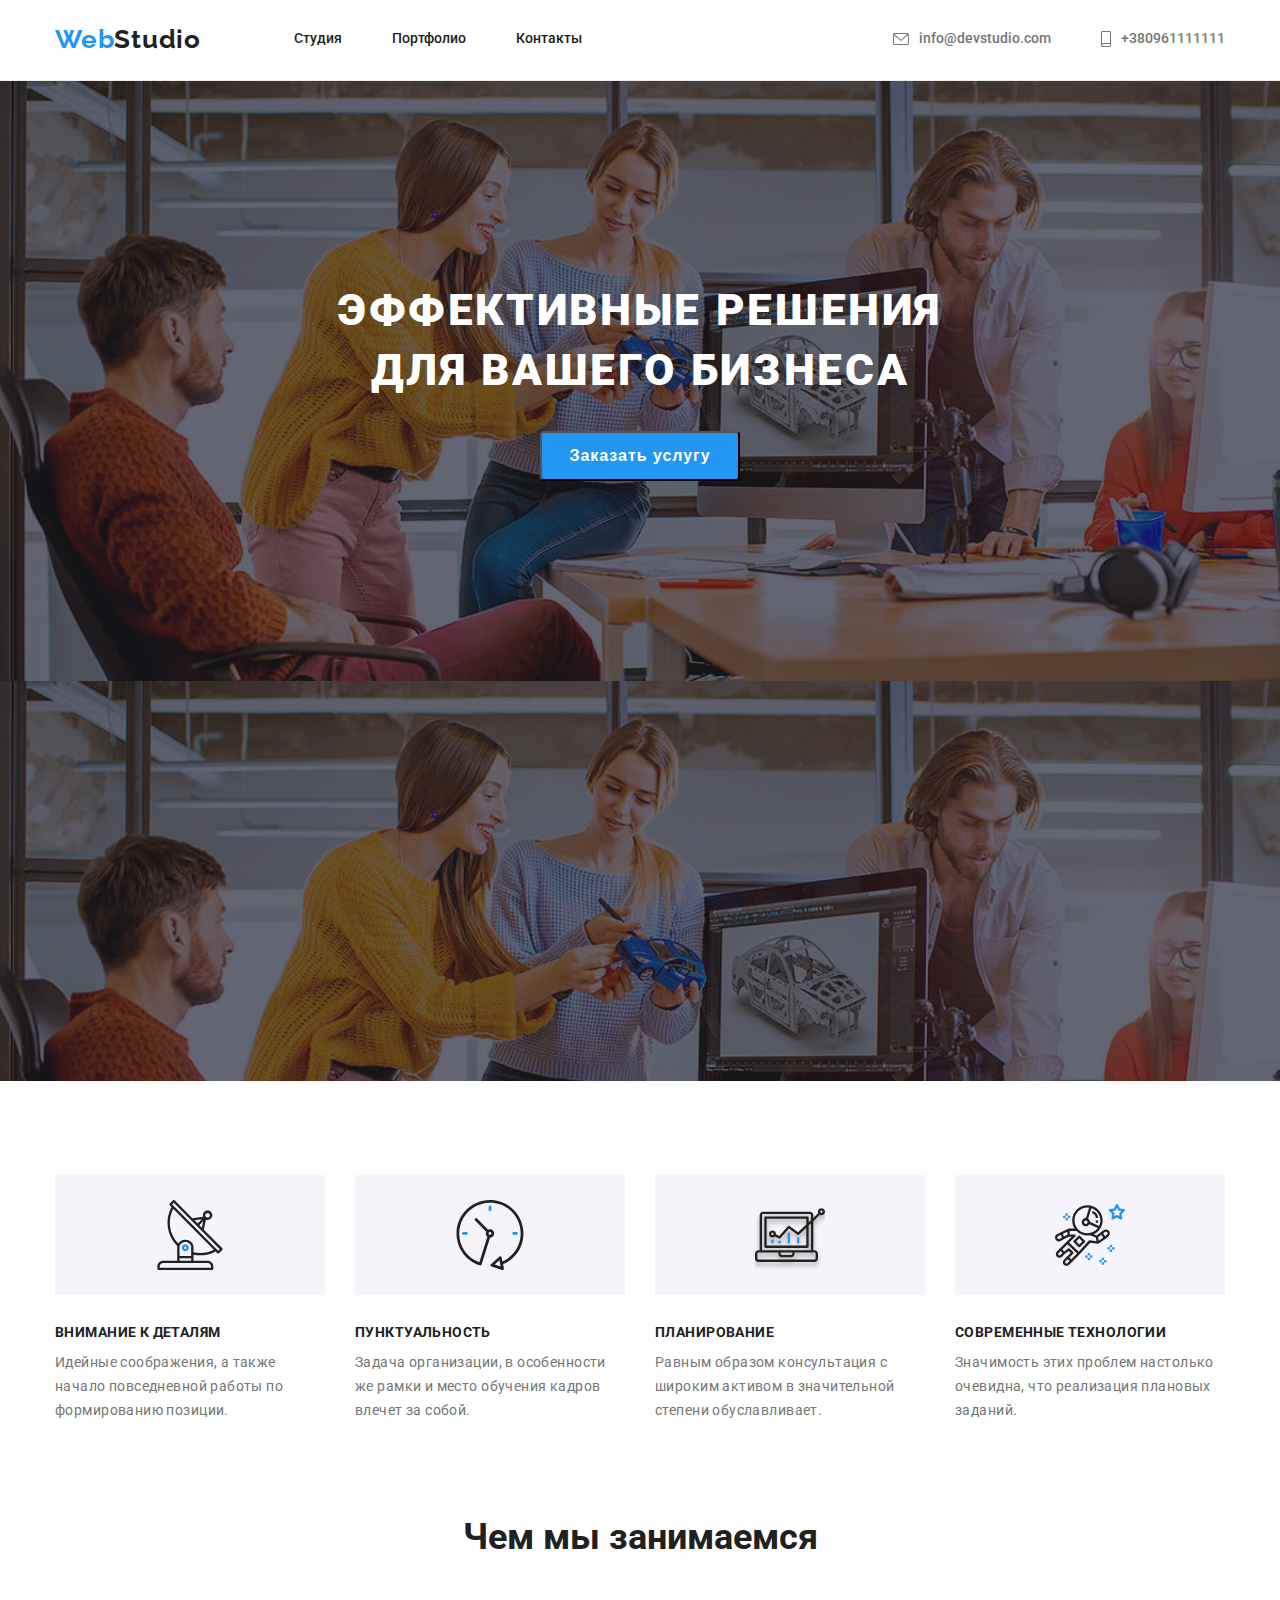
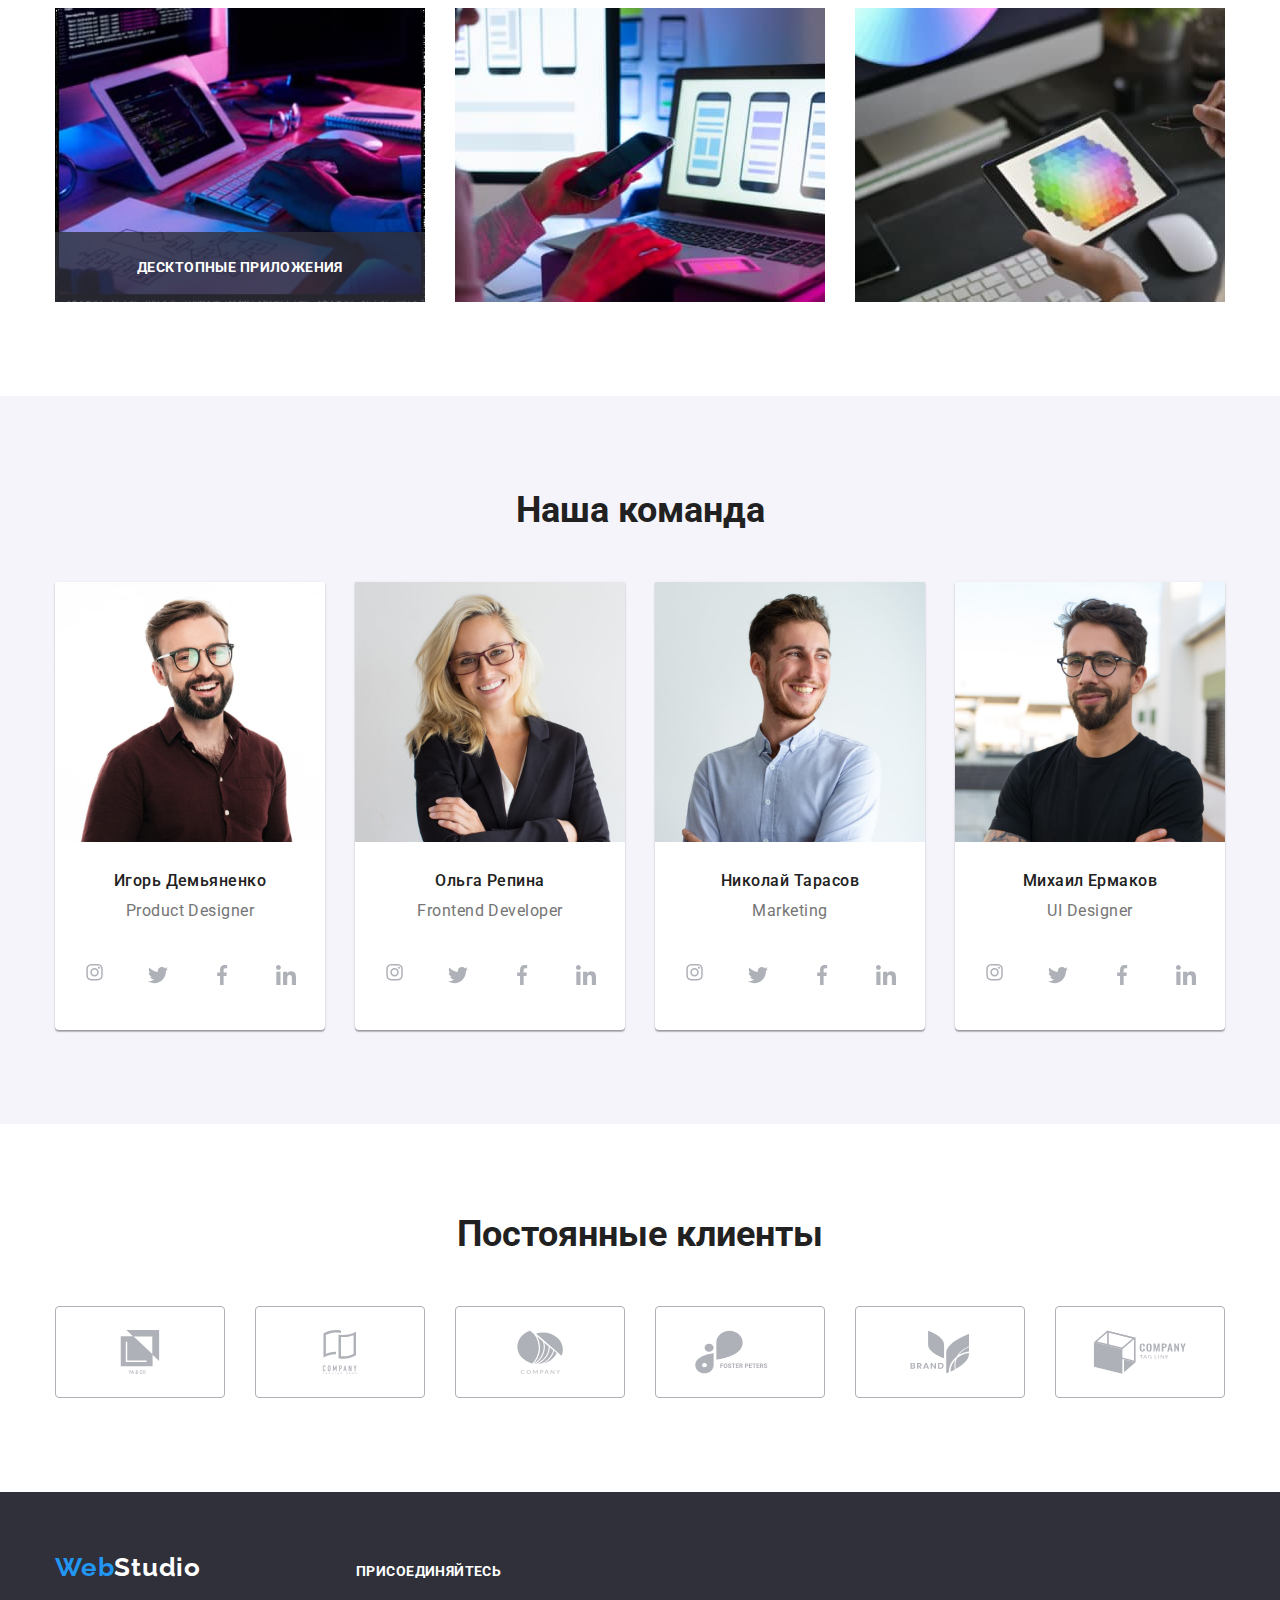
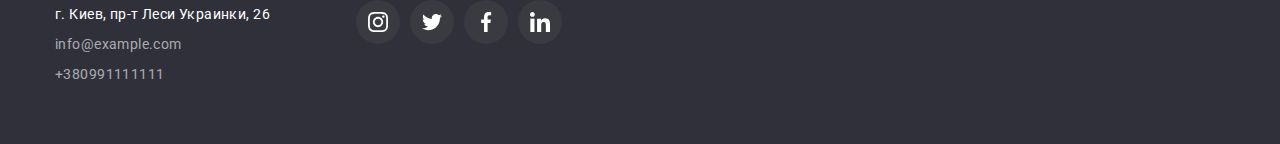
<file: index.html>
<!DOCTYPE html>
<html lang="ru">
  <head>
    <meta charset="UTF-8" />
    <meta http-equiv="X-UA-Compatible" content="IE=edge" />
    <meta name="viewport" content="width=device-width, initial-scale=1.0" />
    <title>вебстудия</title>
    <link rel="preconnect" href="https://fonts.gstatic.com" />
    <link
      href="https://fonts.googleapis.com/css2?family=Raleway:wght@700&family=Roboto:wght@400;500;700;900&display=swap"
      rel="stylesheet"
    />
<link rel="stylesheet" href="https://cdnjs.cloudflare.com/ajax/libs/modern-normalize/1.0.0/modern-normalize.min.css" integrity="sha512-ISS7cAi1PEhQ8jnbJpJZMd29NlhNj4AWYyLOSp2CE/CsHxTCu+r+t0D2yoJudVrd0/8fTVPUVDzY5Tvli75u/g==" crossorigin="anonymous" />
    <link rel="stylesheet" href="./css/styles.css" />
  </head>
  <body>
    <!-- header section -->
    <header class="header">
      <div class="container header-container">
      <nav class="nav-list-all">
        <a class="logo" href="./index.html"> <span class="logo-color"> Web</span>Studio</a>
        <ul class="menu" >
          <li><a href="./index.html">Студия</a></li>
          <li><a href="./portfolio.html">Портфолио</a></li>
          <li><a href="./index.html">Контакты</a></li>
        </ul>
      </nav>
      <!-- contacts section-->
      <ul class="contacts">
        <li>
          <a class="mail" lang="en" target="_blank" href="mailto:info@devstudio.com"> <svg class="icon-mail">
            <use href="./images/icon-img/symbol-defs.svg#icon-mail"></use>
          </svg>  info@devstudio.com</a
          >
        </li>
        <li><a class="phone" href="tel:+380961111111"> <svg class="icon-smartphone">
          <use href="./images/icon-img/symbol-defs.svg#icon-smartphone"></use>
        </svg>  +380961111111</a></li>
      </ul>
    </div>
    </header>
    <main>
      <!-- section hero -->
      <section class="hero">
        <div class="container">
          <h1 class="hero-name">Эффективные решения для вашего бизнеса</h1>
          <button class="button-hero" type="button">Заказать услугу</button>
        </div>
      </section>

      <!-- наши сильные стороны -->
      <section class="our-power-sides">
        <div class="container">
          <h2 hidden>наши сильные стороны</h2>
          <ul class="about-us">
            <li class="antena">
              <h3 class="our-power-side">Внимание к деталям</h3>
              <p class="text">
                Идейные соображения, а также начало повседневной работы по формированию позиции.
              </p>
            </li>
            <li class="clock">
              <h3 class="our-power-side">Пунктуальность</h3>
              <p class="text">
                Задача организации, в особенности же рамки и место обучения кадров влечет за собой.
              </p>
            </li>
            <li class="diagram">
              <h3 class="our-power-side">Планирование</h3>
              <p class="text">
                Равным образом консультация с широким активом в значительной степени обуславливает.
              </p>
            </li>
            <li class="astronaut">
              <h3 class="our-power-side">Современные технологии</h3>
              <p class="text">
                Значимость этих проблем настолько очевидна, что реализация плановых заданий.
              </p>
            </li>
          </ul>
        </div>
      </section>
      <!-- чем мы занимаемся -->
      <section class="what-we-do-section">
        <div class="container">
          <h2 class="we-are-do">Чем мы занимаемся</h2>
          <ul class="what-we-do">
            <li> 
              <div>
              Десктопные приложения
            </div>
              <img
                class="img-one"
                src="./images/what-we-do/box-1.jpg"
                alt="работа над проектом"
                width="370"
                height="294"
              />
            </li>
            <li>
              <img
                class="img-two"
                src="./images/what-we-do/box-2.jpg"
                alt="адаптация со смартфоном"
                width="370"
                height="294"
              />
            </li>
            <li>
              <img
                class="img-three"
                src="./images/what-we-do/box-3.jpg"
                alt="адаптация с планшетом"
                width="370"
                height="294"
              />
            </li>
          </ul>
        </div>
      </section>
      <!-- наша команда -->
      <section class="our-team-section">
        <div class="container">
        <h2 class="our-team-name">Наша команда</h2>
        <ul class="our-team">
          <li class="card-agent">
            <img
              src="./images/our-team/img-4.jpg"
              alt="Игорь-Демьяненко-специалист"
              width="270"
              height="260"
            />
            <div class="img-card-content"> <h3 class="agent-name">Игорь Демьяненко</h3>
            <p class="agent-prof" lang="en">Product Designer</p></div>
          <ul class="card-social-links">
            <li class="title-social-links"> <a class="social-links" href="index.html"> <svg width="23" height="23" class="icon-card-sl">
              <use href="./images/icon-img/symbol-defs.svg#icon-instagram-card" > </use> </svg> </a></li>
            <li class="title-social-links"> <a class="social-links" href="index.html"><svg width="20" height="20"  class="icon-card-sl">
              <use href="./images/icon-img/symbol-defs.svg#icon-twitter-card"> </use>
            </svg></a></li>
            <li class="title-social-links"> <a class="social-links" href="index.html"><svg width="20" height="20"  class="icon-card-sl">
              <use href="./images/icon-img/symbol-defs.svg#icon-facebook-card"> </use>
            </svg></a></li>
            <li class="title-social-links"> <a class="social-links" href="index.html"><svg width="20" height="20"  class="icon-card-sl">
              <use href="./images/icon-img/symbol-defs.svg#icon-linkedin-card"> </use>
            </svg></a></li>
          </ul>
          </li>
          <li class="card-agent">
            <img
              src="./images/our-team/img-1.jpg"
              alt="Ольга-Репина-специалист"
              width="270"
              height="260"
            />
            <div class="img-card-content"> <h3 class="agent-name">Ольга Репина</h3>
            <p class="agent-prof" lang="en">Frontend Developer</p></div>
            <ul class="card-social-links">
              <li class="title-social-links"> <a class="social-links" href="index.html"> <svg width="23" height="23" class="icon-card-sl">
                    <use href="./images/icon-img/symbol-defs.svg#icon-instagram-card"> </use>
                  </svg> </a></li>
              <li class="title-social-links"> <a class="social-links" href="index.html"><svg width="20" height="20" class="icon-card-sl">
                    <use href="./images/icon-img/symbol-defs.svg#icon-twitter-card"> </use>
                  </svg></a></li>
              <li class="title-social-links"> <a class="social-links" href="index.html"><svg width="20" height="20" class="icon-card-sl">
                    <use href="./images/icon-img/symbol-defs.svg#icon-facebook-card"> </use>
                  </svg></a></li>
              <li class="title-social-links"> <a class="social-links" href="index.html"><svg width="20" height="20" class="icon-card-sl">
                    <use href="./images/icon-img/symbol-defs.svg#icon-linkedin-card"> </use>
                  </svg></a></li>
            </ul>
          </li>
          <li class="card-agent">
            <img
              src="./images/our-team/img-2.jpg"
              alt="Николай-Тарасов-специалист"
              width="270"
              height="260"
            />
            <div class="img-card-content"> <h3 class="agent-name">Николай Тарасов</h3>
            <p class="agent-prof" lang="en">Marketing</p></div>
            <ul class="card-social-links">
              <li class="title-social-links"> <a class="social-links" href="index.html"> <svg width="23" height="23" class="icon-card-sl">
                    <use href="./images/icon-img/symbol-defs.svg#icon-instagram-card"> </use>
                  </svg> </a></li>
              <li class="title-social-links"> <a class="social-links" href="index.html"><svg width="20" height="20" class="icon-card-sl" width="44" height="44" >
                    <use href="./images/icon-img/symbol-defs.svg#icon-twitter-card"> </use>
                  </svg></a></li>
              <li class="title-social-links"> <a class="social-links" href="index.html"><svg width="20" height="20" class="icon-card-sl">
                    <use href="./images/icon-img/symbol-defs.svg#icon-facebook-card"> </use>
                  </svg></a></li>
              <li class="title-social-links"> <a class="social-links" href="index.html"><svg width="20" height="20" class="icon-card-sl">
                    <use href="./images/icon-img/symbol-defs.svg#icon-linkedin-card"> </use>
                  </svg></a></li>
            </ul>
          </li>
          <li class="card-agent">
            <img
              src="./images/our-team/img-3.jpg"
              alt="Михаил-Ермаков-специалист"
              width="270"
              height="260"
            />
            <div class="img-card-content"> <h3 class="agent-name">Михаил Ермаков</h3>
            <p class="agent-prof" lang="en">UI Designer</p></div>
            <ul class="card-social-links">
              <li class="title-social-links"> <a class="social-links" href="index.html"> <svg width="23" height="23" class="icon-card-sl">
                    <use href="./images/icon-img/symbol-defs.svg#icon-instagram-card"> </use>
                  </svg> </a></li>
              <li class="title-social-links"> <a class="social-links" href="index.html"><svg width="20" height="20" class="icon-card-sl">
                    <use href="./images/icon-img/symbol-defs.svg#icon-twitter-card"> </use>
                  </svg></a></li>
              <li class="title-social-links"> <a class="social-links" href="index.html"><svg width="20" height="20" class="icon-card-sl">
                    <use href="./images/icon-img/symbol-defs.svg#icon-facebook-card"> </use>
                  </svg></a></li>
              <li class="title-social-links"> <a class="social-links" href="index.html"><svg width="20" height="20" class="icon-card-sl">
                    <use href="./images/icon-img/symbol-defs.svg#icon-linkedin-card"> </use>
                  </svg></a></li>
            </ul>
          </li>
        </ul>
        </div>
      </section>
      <!-- постоянные клиенты -->
      <section class="section-customers">
        <div class="container">
          <h2 class="regular-customers-name" >Постоянные клиенты</h2>
          <ul class="title-customers">
            <li class="company"><a class="co-link" href="index.html"><svg class="logo-co">
              <use href="./images/icon-img/symbol-defs.svg#icon-group-one"> </use>
            </svg></a></li>
            <li class="company"><a class="co-link" href="index.html"><svg class="logo-co">
              <use href="./images/icon-img/symbol-defs.svg#icon-group-two"> </use>
            </svg></a></li>
            <li class="company"><a class="co-link" href="index.html"><svg class="logo-co">
              <use href="./images/icon-img/symbol-defs.svg#icon-group-three"> </use>
            </svg></a></li>
            <li class="company"><a class="co-link" href="index.html"><svg class="logo-co">
              <use href="./images/icon-img/symbol-defs.svg#icon-group-for"> </use>
            </svg></a></li>
            <li class="company"><a class="co-link" href="index.html"><svg class="logo-co">
              <use href="./images/icon-img/symbol-defs.svg#icon-group-five"> </use>
            </svg></a></li>
            <li class="company"><a class="co-link" href="index.html"><svg class="logo-co">
              <use href="./images/icon-img/symbol-defs.svg#icon-group-six"> </use>
            </svg></a></li>
          </ul>
        </div>

      </section>
    </main>
    <!-- footer -->
    <footer class="footer">
      <div class="container">
        <div class="footer-blocks">
          <div>
        <a class="logo-footer" href="./index.html"> <span class="logo-color"> Web</span>Studio</a>
        <address>
          <ul class="address">
            <li>
              <a
                class="address-fact"
                href="https://g.page/stamp-capital?share"
                target="_blank"
                rel="noopener noreferrer"
              >
                г. Киев, пр-т Леси Украинки, 26</a
              >
            </li>
            <li>
              <a class="mail-footer" target="_blank" href="mailto:info@example.com">
                info@example.com</a
              >
            </li>
            <li><a class="tel-footer" href="tel:+380991111111"> +380991111111</a></li>
          </ul>
        </div>
          <div class="footer-block-title">
          <b class="porpose">ПРИСОЕДИНЯЙТЕСЬ</b>
          <ul class="footer-title-social-links">
            <li> <a class="footer-sl" href="index.html"><svg class="icon-footer-sl">
              <use href="./images/icon-img/symbol-defs.svg#icon-instagram-footer"> </use>
            </svg></a></li>
            <li> <a class="footer-sl" href="index.html"><svg class="icon-footer-sl">
              <use href="./images/icon-img/symbol-defs.svg#icon-twitter-footer"> </use>
            </svg></a></li>
            <li> <a class="footer-sl" href="index.html"><svg class="icon-footer-sl">
              <use href="./images/icon-img/symbol-defs.svg#icon-facebook-footer"> </use>
            </svg></a></li>
            <li> <a class="footer-sl" href="index.html"><svg class="icon-footer-sl">
              <use href="./images/icon-img/symbol-defs.svg#icon-linkedin-footer"> </use>
            </svg></a></li>
          </ul>
        </div>
      </div>
        </address>
      </div>
    </footer>



  </body>
</html>
</file>
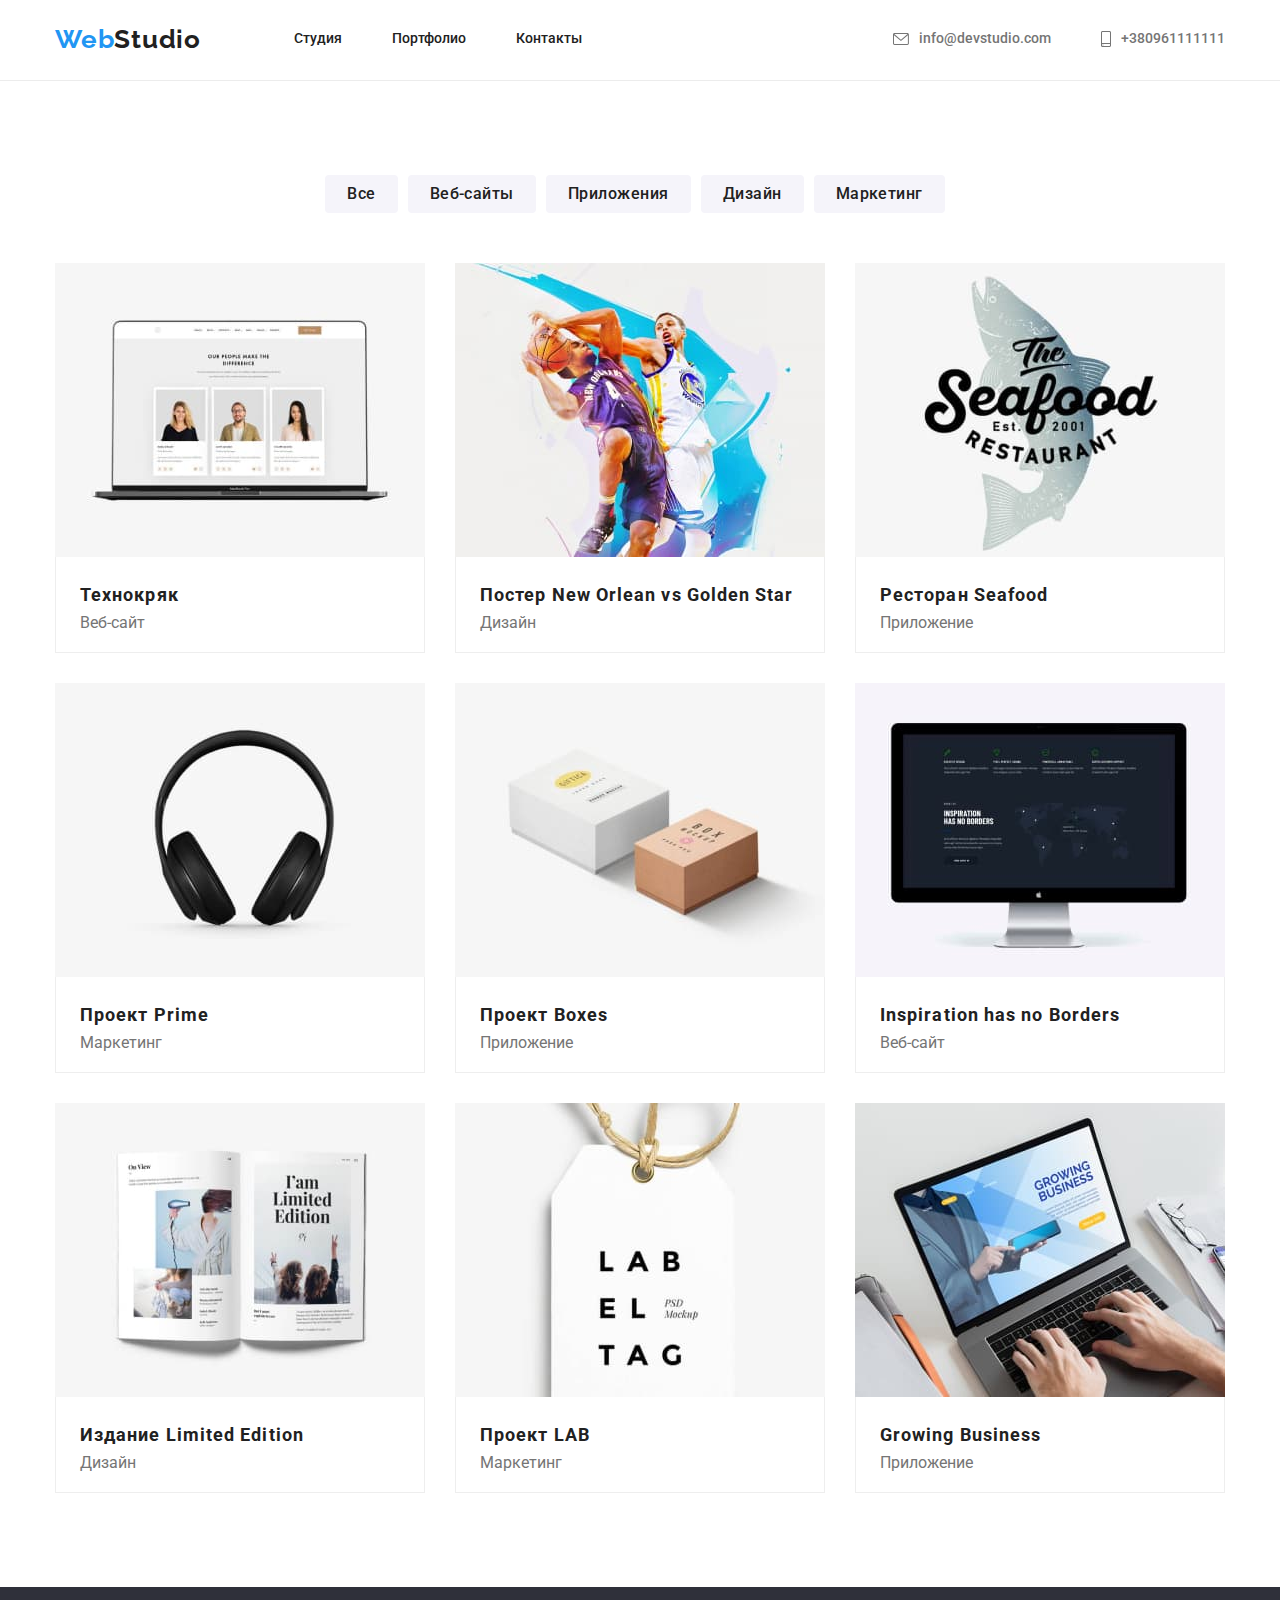
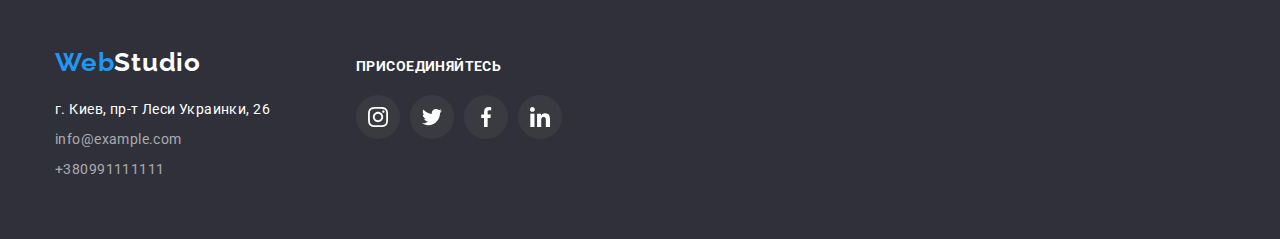
<file: portfolio.html>
<!DOCTYPE html>
<html lang="ru">
  <head>
    <meta charset="UTF-8" />
    <meta http-equiv="X-UA-Compatible" content="IE=edge" />
    <meta name="viewport" content="width=device-width, initial-scale=1.0" />
    <title>portfolio</title>
    <link rel="preconnect" href="https://fonts.gstatic.com" />
    <link
      href="https://fonts.googleapis.com/css2?family=Raleway:wght@700&family=Roboto:wght@400;500;700;900&display=swap"
      rel="stylesheet"
    />
    <link rel="stylesheet" href="./css/styles.css" />
  </head>
  <body>
    <header class="header">
      <div class="container header-container">
        <nav class="nav-list-all">
          <a class="logo" href="./index.html"> <span class="logo-color"> Web</span>Studio</a>
          <ul class="menu">
            <li><a href="./index.html">Студия</a></li>
            <li><a href="./portfolio.html">Портфолио</a></li>
            <li><a href="./index.html">Контакты</a></li>
          </ul>
        </nav>
        <!-- contacts section-->
        <ul class="contacts">
          <li>
            <a class="mail" lang="en" target="_blank" href="mailto:info@devstudio.com"> <svg class="icon-mail">
                <use href="./images/icon-img/symbol-defs.svg#icon-mail"></use>
              </svg> info@devstudio.com</a>
          </li>
          <li><a class="phone" href="tel:+380961111111"> <svg class="icon-smartphone">
                <use href="./images/icon-img/symbol-defs.svg#icon-smartphone"></use>
              </svg> +380961111111</a></li>
        </ul>
      </div>
    </header>

    <main>
      <div class="container">
        <section class="section-conteiner">
          <h1 hidden>портфолио</h1>
          <ul class="buton-list">
            <li><button class="button-portf" type="button">Все</button></li>
            <li><button class="button-portf" type="button">Веб-сайты</button></li>
            <li><button class="button-portf" type="button">Приложения</button></li>
            <li><button class="button-portf" type="button">Дизайн</button></li>
            <li><button class="button-portf" type="button">Маркетинг</button></li>
          </ul>
          <ul class="all-section-port">
            <li class="img-card-block">
              <a rel="stylesheet" href="./portfolio.html"
                ><article class="card">
                  <div class="card-thumb">
                    <img src="./img-portf-format/img-1.jpg" alt="" width="370" height="294" />
                  </div>
                </article>

                <div class="card-content"> <h2 class="name-img">Технокряк</h2>
                <p class="content-tipe">Веб-сайт</p></div></a
              >
            </li>
            <li class="img-card-block">
              <a rel="stylesheet" href="./portfolio.html"
                ><article class="card">
                  <div class="card-thumb">
                    <img src="./img-portf-format/img-2.jpg" alt="" width="370" height="294" />
                  </div>
                </article>

                <div class="card-content"> <h2 class="name-img">Постер New Orlean vs Golden Star</h2>
                <p class="content-tipe">Дизайн</p></div></a
              >
            </li>
            <li class="img-card-block">
              <a rel="stylesheet" href="./portfolio.html"
                ><article class="card">
                  <div class="card-thumb">
                    <img src="./img-portf-format/img-3.jpg" alt="" width="370" height="294" />
                  </div>
                </article>

                <div class="card-content"> <h2 class="name-img">Ресторан Seafood</h2>
                <p class="content-tipe">Приложение</p></div></a
              >
            </li>
            <li class="img-card-block">
              <a rel="stylesheet" href="./portfolio.html"
                ><article class="card">
                  <div class="card-thumb">
                    <img src="./img-portf-format/img-4.jpg" alt="" width="370" height="294" />
                  </div>
                </article>

                <div class="card-content"> <h2 class="name-img">Проект Prime</h2>
                <p class="content-tipe">Маркетинг</p></div></a
              >
            </li>
            <li class="img-card-block">
              <a rel="stylesheet" href="./portfolio.html"
                ><article class="card">
                  <div class="card-thumb">
                    <img src="./img-portf-format/img-5.jpg" alt="" width="370" height="294" />
                  </div>
                </article>

                <div class="card-content"> <h2 class="name-img">Проект Boxes</h2>
                <p class="content-tipe">Приложение</p></div></a
              >
            </li>
            <li class="img-card-block">
              <a rel="stylesheet" href="./portfolio.html"
                ><article class="card">
                  <div class="card-thumb">
                    <img src="./img-portf-format/img-6.jpg" alt="" width="370" height="294" />
                  </div>
                </article>

                <div class="card-content"> <h2 class="name-img">Inspiration has no Borders</h2>
                <p class="content-tipe">Веб-сайт</p></div></a
              >
            </li>
            <li class="img-card-block">
              <a rel="stylesheet" href="./portfolio.html"
                ><article class="card">
                  <div class="card-thumb">
                    <img src="./img-portf-format/img-7.jpg" alt="" width="370" height="294" />
                  </div>
                </article>

                <div class="card-content"> <h2 class="name-img">Издание Limited Edition</h2>
                <p class="content-tipe">Дизайн</p></div></a
              >
            </li>
            <li class="img-card-block">
              <a rel="stylesheet" href="./portfolio.html">
                <article class="card">
                  <div class="card-thumb">
                    <img src="./img-portf-format/img-8.jpg" alt="" width="370" height="294" />
                  </div>
                </article>

                <div class="card-content"> <h2 class="name-img">Проект LAB</h2>
                <p class="content-tipe">Маркетинг</p></div></a
              >
            </li>
            <li class="img-card-block">
              <a rel="stylesheet" href="./portfolio.html">
                <article class="card">
                  <div class="card-thumb">
                    <img src="./img-portf-format/img-9.jpg" alt="" width="370" height="294" />
                  </div>
                </article> <div class="card-content">
                <h2 class="name-img">Growing Business</h2>
                <p class="content-tipe">Приложение</p></div></a
              >
            </li>
          </ul>
        </section>
      </div>
    </main>
    <!-- footer -->
    <footer class="footer">
      <div class="container">
        <div class="footer-blocks">
          <div>
            <a class="logo-footer" href="./index.html"> <span class="logo-color"> Web</span>Studio</a>
            <address>
              <ul class="address">
                <li>
                  <a class="address-fact" href="https://g.page/stamp-capital?share" target="_blank"
                    rel="noopener noreferrer">
                    г. Киев, пр-т Леси Украинки, 26</a>
                </li>
                <li>
                  <a class="mail-footer" target="_blank" href="mailto:info@example.com">
                    info@example.com</a>
                </li>
                <li><a class="tel-footer" href="tel:+380991111111"> +380991111111</a></li>
              </ul>
          </div>
          <div class="footer-block-title">
            <b class="porpose">ПРИСОЕДИНЯЙТЕСЬ</b>
            <ul class="footer-title-social-links">
              <li> <a class="footer-sl" href="index.html"><svg class="icon-footer-sl">
                    <use href="./images/icon-img/symbol-defs.svg#icon-instagram-footer"> </use>
                  </svg></a></li>
              <li> <a class="footer-sl" href="index.html"><svg class="icon-footer-sl">
                    <use href="./images/icon-img/symbol-defs.svg#icon-twitter-footer"> </use>
                  </svg></a></li>
              <li> <a class="footer-sl" href="index.html"><svg class="icon-footer-sl">
                    <use href="./images/icon-img/symbol-defs.svg#icon-facebook-footer"> </use>
                  </svg></a></li>
              <li> <a class="footer-sl" href="index.html"><svg class="icon-footer-sl">
                    <use href="./images/icon-img/symbol-defs.svg#icon-linkedin-footer"> </use>
                  </svg></a></li>
            </ul>
          </div>
        </div>
        </address>
      </div>
    </footer>
  </body>
</html>
</file>
<file: css/styles.css>
:root {
  --primary-text-color: #212121;
  --second-primary-text-color: #fff;
  --title-text-color: #757575;
  --accennt-color: #2196f3;
  --background-color-primary: #2f303a;
  --button-portf-background: #f5f4fa;
  --card-set-gap: 30px;
}

h1,
h2,
h3,
h4,
h5,
h6,
p {
  margin-top: 0;
  margin-bottom: 0;
}
ul,
ol {
  margin-top: 0;
  margin-bottom: 0;
  padding-left: 0;
}
img {
  display: block;
  max-width: 100%;
}
.container {
  width: 1200px;
  padding: 0 15px;
  margin: 0 auto;
  box-sizing: border-box;
}
.header-container {
  display: flex;
  align-items: center;
  justify-content: space-between;
}
body {
  font-family: Roboto, sans-serif;
  background: #ffffff;
  color: var(--primary-text-color);
  margin: 0px 0px 0px 0px;
}
/* header */
.header {
  font-weight: 500;
  font-size: 14px;
  line-height: 1.14;
  padding-top: 24px;
  padding-bottom: 25px;
  border-bottom: 1px solid #ececec;
}
ul {
  list-style: none;
  /* logo */
}
.logo {
  margin-right: 93px;
  font-family: Raleway;
  font-style: normal;
  font-weight: bold;
  font-size: 26px;
  line-height: 1.19;

  /* identical to box height */

  letter-spacing: 0.03em;
  color: var(--primary-text-color);
}
.logo-color {
  color: var(--accennt-color);
}
a {
  text-decoration: none;
  display: inline-block;
}
/* navigation */
.nav-list-all {
  display: flex;
  align-items: center;
}
.menu {
  display: flex;
  align-items: center;
}
.menu li {
  margin-right: 50px;
}
.menu a {
  color: var(--primary-text-color);
}
.menu a:hover,
.menu a:focus {
  color: var(--accennt-color);
}

/* contacts section */
.contacts {
  display: flex;
  align-items: center;
}
.mail {
  align-items: center;
  display: flex;
  margin-left: auto;
  margin-right: 50px;
  color: var(--title-text-color);
}
.phone {
  align-items: center;
  display: flex;
  color: var(--title-text-color);
}
.icon-mail {
  width: 16px;
  height: 12px;
  fill: #757575;

  margin-right: 10px;
}

.mail:hover,
.mail:focus {
  color: var(--accennt-color);
}
.mail:hover .icon-mail,
.mail:focus .icon-mail {
  fill: currentColor;
}
.mail:active {
}
.icon-smartphone {
  width: 10px;
  height: 16px;
  fill: #757575;
  margin-right: 10px;
}
.phone:hover .icon-smartphone,
.phone:focus .icon-smartphone {
  fill: currentColor;
}

.phone:hover,
.phone:focus {
  color: var(--accennt-color);
}

/* ==========section hero========== */
.hero {
  background-color: var(--background-color-primary);
  display: flex;
  padding-top: 200px;
  padding-bottom: 200px;
  text-align: center;
  background-image: linear-gradient(rgba(47, 48, 58, 0.4), rgba(47, 48, 58, 0.4)),
    url(../images/icon-img/Img-hero.jpg);
  max-width: 1600px;
  margin-left: auto;
  margin-right: auto;
  height: 600px;
}

.hero-name {
  width: 696px;
  margin: 0 auto 0 auto;
  font-weight: 900;
  font-size: 44px;
  line-height: 1.36;
  /* or 136% */
  color: var(--second-primary-text-color);
  letter-spacing: 0.06em;
  text-transform: uppercase;
}

.button-hero {
  width: 200px;
  height: 50px;
  margin-top: 30px;
  background-color: var(--accennt-color);
  color: var(--second-primary-text-color);
  font-weight: bold;
  font-size: 16px;
  line-height: 1.87;
  letter-spacing: 0.06em;
  cursor: pointer;
  border-radius: 4px;
}
/* наши сильные стороны */
.our-power-sides {
  padding-top: 94px;
}
.about-us {
  display: flex;
  flex-direction: row;
}
.about-us li {
  width: 270px;
}

.about-us li:not(:last-child) {
  margin-right: 30px;
}
.about-us li::before {
  content: ' ';
  display: block;
  height: 120px;
  background-position: center;
  background-color: #f5f4fa;
}
.antena::before {
  background-image: url(../images/icon-img/antenna-1.svg);
  background-repeat: no-repeat;
  margin-bottom: 30px;
}
.clock::before {
  background-image: url(../images/icon-img/clock-1.svg);
  background-repeat: no-repeat;
  margin-bottom: 30px;
}
.diagram::before {
  background-image: url(../images/icon-img/diagram-1.svg);
  background-repeat: no-repeat;
  margin-bottom: 30px;
}
.astronaut::before {
  background-image: url(../images/icon-img/astronaut-1.svg);
  background-repeat: no-repeat;
  margin-bottom: 30px;
}
.our-power-side {
  font-weight: bold;
  font-size: 14px;
  line-height: 1.14;
  letter-spacing: 0.03em;
  text-transform: uppercase;
  margin-bottom: 10px;
}
.text {
  width: 270px;
  font-size: 14px;
  line-height: 1.71;
  letter-spacing: 0.03em;
  color: var(--title-text-color);
}
/* чем мы занимаемся */
.what-we-do-section {
  padding-top: 94px;
  padding-bottom: 94px;
}
.we-are-do {
  font-weight: bold;
  font-size: 36px;
  line-height: 1.16;
  text-align: center;
  margin-bottom: 50px;
  color: var(--primary-text-color);
}
.what-we-do {
  display: flex;
  flex-direction: row;
  justify-content: space-between;
}
.what-we-do li {
  position: relative;
  width: 370px;
}
.what-we-do div {
  position: absolute;
  bottom: 0;
  width: 100%;
  text-align: center;
  background-color: rgba(47, 48, 58, 0.8);
  font-weight: bold;
  font-size: 14px;
  padding: 27px 0;
  letter-spacing: 0.03em;
  text-transform: uppercase;

  color: #ffffff;
}
.img-one {
  margin-right: 30px;
}
.img-two {
  margin-right: 30px;
}
.img-three {
}
/* наша команда */
.our-team-section {
  padding-top: 94px;
  padding-bottom: 94px;
  background-color: #f5f4fa;
}
.our-team-name {
  font-weight: bold;
  font-size: 36px;
  line-height: 1.16;
  margin: 0px 0 50px 0;
  text-align: center;
  color: var(--primary-text-color);
}
.our-team {
  display: flex;
  flex-direction: row;
}
.our-team .card-agent {
  box-shadow: 0px 1px 3px rgba(0, 0, 0, 0.12), 0px 1px 1px rgba(0, 0, 0, 0.14),
    0px 2px 1px rgba(0, 0, 0, 0.2);
  border-radius: 0px 0px 4px 4px;
}
.social-links {
  display: flex;
  width: 50px;
  height: 50px;
  border-radius: 50%;
  justify-content: center;
  align-items: center;
}
.social-links:hover,
.social-links:focus {
  background-color: #2196f3;
}
.social-links:hover .icon-card-sl,
.social-links:focus .icon-card-sl {
  fill: #ffffff;
}
.icon-card-sl {
  fill: #afb1b8;
}
.icon-card-sl:hover {
  fill: #ffffff;
}
.card-social-links {
  display: flex;
  justify-content: space-evenly;
  padding-bottom: 30px;
}

.title-social-links {
}
.img-card-content {
  padding-top: 30px;
  padding-bottom: 30px;
}
.agent-name {
  font-weight: 500;
  font-size: 16px;
  line-height: 1.18;
  text-align: center;
  letter-spacing: 0.03em;
  color: var(--primary-text-color);
}
.agent-prof {
  font-size: 16px;
  line-height: 19px;
  text-align: center;
  letter-spacing: 0.03em;
  margin-top: 10px;
  color: var(--title-text-color);
}
.card-agent {
  background-color: #ffffff;
}
.card-agent:not(:last-child) {
  margin-right: 30px;
}
/* ===постоянные клиенты=== */
.section-customers {
  padding-top: 90px;
  padding-bottom: 94px;
}
.regular-customers-name {
  font-weight: bold;
  font-size: 36px;
  line-height: 1.16;
  margin: 0px 0 50px 0;
  text-align: center;
  color: var(--primary-text-color);
}
.title-customers {
  display: flex;
  flex-direction: row;
  justify-content: space-between;
}
.company:hover .logo-co,
.company:focus .logo-co {
  fill: #2196f3;
}
.company:hover,
.company {
  display: flex;
}

.co-link {
  display: flex;
  flex-direction: row;
  align-items: center;
  justify-content: center;
  border: 1px solid #afb1b8;
  box-sizing: border-box;
  border-radius: 4px;
  width: 170px;
  height: 92px;
}
.co-link:hover,
.co-link:focus {
  border: 1px solid #2196f3;
}

.co-link:hover .logo-co,
.co-link:focus .logo-co {
  fill: #2196f3;
}

.logo-co {
  width: 41px;
  height: 46px;
  fill: #afb1b8;
}
.logo-co:only-child {
  width: 94px;
  height: 44px;
}
/*===== footer===== */
.footer {
  padding: 60px 0;
  background-color: var(--background-color-primary);
}

.logo-footer {
  width: 145px;
  height: 31px;
  font-family: Raleway;
  font-style: normal;
  font-weight: bold;
  font-size: 26px;
  line-height: 1.19;
  letter-spacing: 0.03em;
  color: var(--second-primary-text-color);
}
.footer-blocks {
  display: flex;

  align-items: baseline;
}
.address {
  margin-top: 20px;
}
.address-fact {
  width: 231px;
  height: 21px;
  font-family: Roboto;
  font-style: normal;
  font-size: 14px;
  line-height: 1.71;
  margin-bottom: 9px;
  letter-spacing: 0.03em;

  color: var(--second-primary-text-color);
}
.mail-footer {
  color: rgba(255, 255, 255, 0.6);
  width: 231px;
  height: 21px;
  margin-bottom: 9px;
  font-family: Roboto;
  font-style: normal;
  font-weight: normal;
  font-size: 14px;
  line-height: 1.71;
  /* or 171% */

  letter-spacing: 0.03em;
}
.tel-footer {
  color: rgba(255, 255, 255, 0.6);
  width: 231px;
  height: 21px;

  font-family: Roboto;
  font-style: normal;
  font-weight: normal;
  font-size: 14px;
  line-height: 1.7;
  /* or 171% */

  letter-spacing: 0.03em;
}

.footer-block-title {
  margin-left: 70px;
}
.porpose {
  color: #fff;
  font-weight: bold;
  font-style: normal;
  font-size: 14px;
  line-height: 1.14;
  letter-spacing: 0.03em;
  text-transform: uppercase;
}
.footer-title-social-links {
  display: flex;
  margin-top: 20px;
}
.footer-title-social-links .footer-sl {
  margin-right: 10px;
}
.footer-sl {
  display: flex;
  width: 44px;
  height: 44px;
  border-radius: 50%;
  justify-content: center;
  align-items: center;
  background-color: #3a3b41;
  -webkit-transition: all 0.25s ease;
  -moz-transition: all 0.25s ease;
  -ms-transition: all 0.25s ease;
  -o-transition: all 0.25s ease;
  transition: all 0.25s ease;
}
.footer-sl:hover,
.footer-sl:focus {
  background-color: #2196f3;
}
.icon-footer-sl {
  width: 20px;
  height: 20px;
  fill: #ffffff;
}
/* ==================portfolio=================== */
.section-conteiner {
  font-family: 'Roboto', sans-serif;
  background: var(--second-primary-text-color);
  color: var(--primary-text-color);
  padding-top: 94px;
  padding-bottom: 94px;
}

.buton-list {
  display: flex;
  flex-direction: row;
  font-family: Roboto;
  font-style: normal;
  font-weight: 500;
  font-size: 16px;
  line-height: 1.62;
  /* identical to box height, or 162% */
  justify-content: center;
  text-align: center;
  letter-spacing: 0.03em;
  margin-bottom: 50px;
}
.buton-list li {
  margin-right: 10px;
}
.button-portf {
  background-color: var(--button-portf-background);
  font-family: Roboto;
  font-style: normal;
  border: none;
  font-weight: 500;
  font-size: 16px;
  line-height: 1.62;
  /* identical to box height, or 162% */
  cursor: pointer;
  text-align: center;
  letter-spacing: 0.03em;
  padding: 6px 22px;
  color: var(--primary-text-color);
  border-radius: 4px;
}
.button-portf:hover,
.button-portf:focus {
  box-shadow: 0px 3px 1px rgba(0, 0, 0, 0.1), 0px 1px 2px rgba(0, 0, 0, 0.08),
    0px 2px 2px rgba(0, 0, 0, 0.12);
  background-color: var(--accennt-color);
  color: var(--second-primary-text-color);
}

.all-section-port {
  display: flex;
  flex-direction: row;
  align-items: flex-start;
  justify-content: flex-start;
  flex-wrap: wrap;
  margin-top: calc(-1 * var(--card-set-gap));
  margin-left: -30px;
}
.all-section-port a {
  display: block;
}
.all-section-port a:hover,
.all-section-port a:focus {
  box-shadow: 0px 1px 1px rgba(0, 0, 0, 0.12), 0px 4px 4px rgba(0, 0, 0, 0.06),
    1px 4px 6px rgba(0, 0, 0, 0.16);
}

.name-img {
  font-weight: bold;
  font-size: 18px;
  line-height: 2;
  /* identical to box height, or 200% */
  letter-spacing: 0.06em;
  color: var(--primary-text-color);
}
.content-tipe {
  color: var(--title-text-color);
}

.img-card-block {
  background: #ffffff;
  flex-basis: calc(100% / 3-var(--card-set-gap));
  margin-left: var(--card-set-gap);
  margin-top: var(--card-set-gap);
  width: 370px;
}
.card {
}
.card-thumb {
}
.card-content {
  padding: 10px;
  border: 1px solid #eeeeee;
  border-top: 0;
  box-sizing: border-box;
  padding: 20px 24px;
}
</file>
